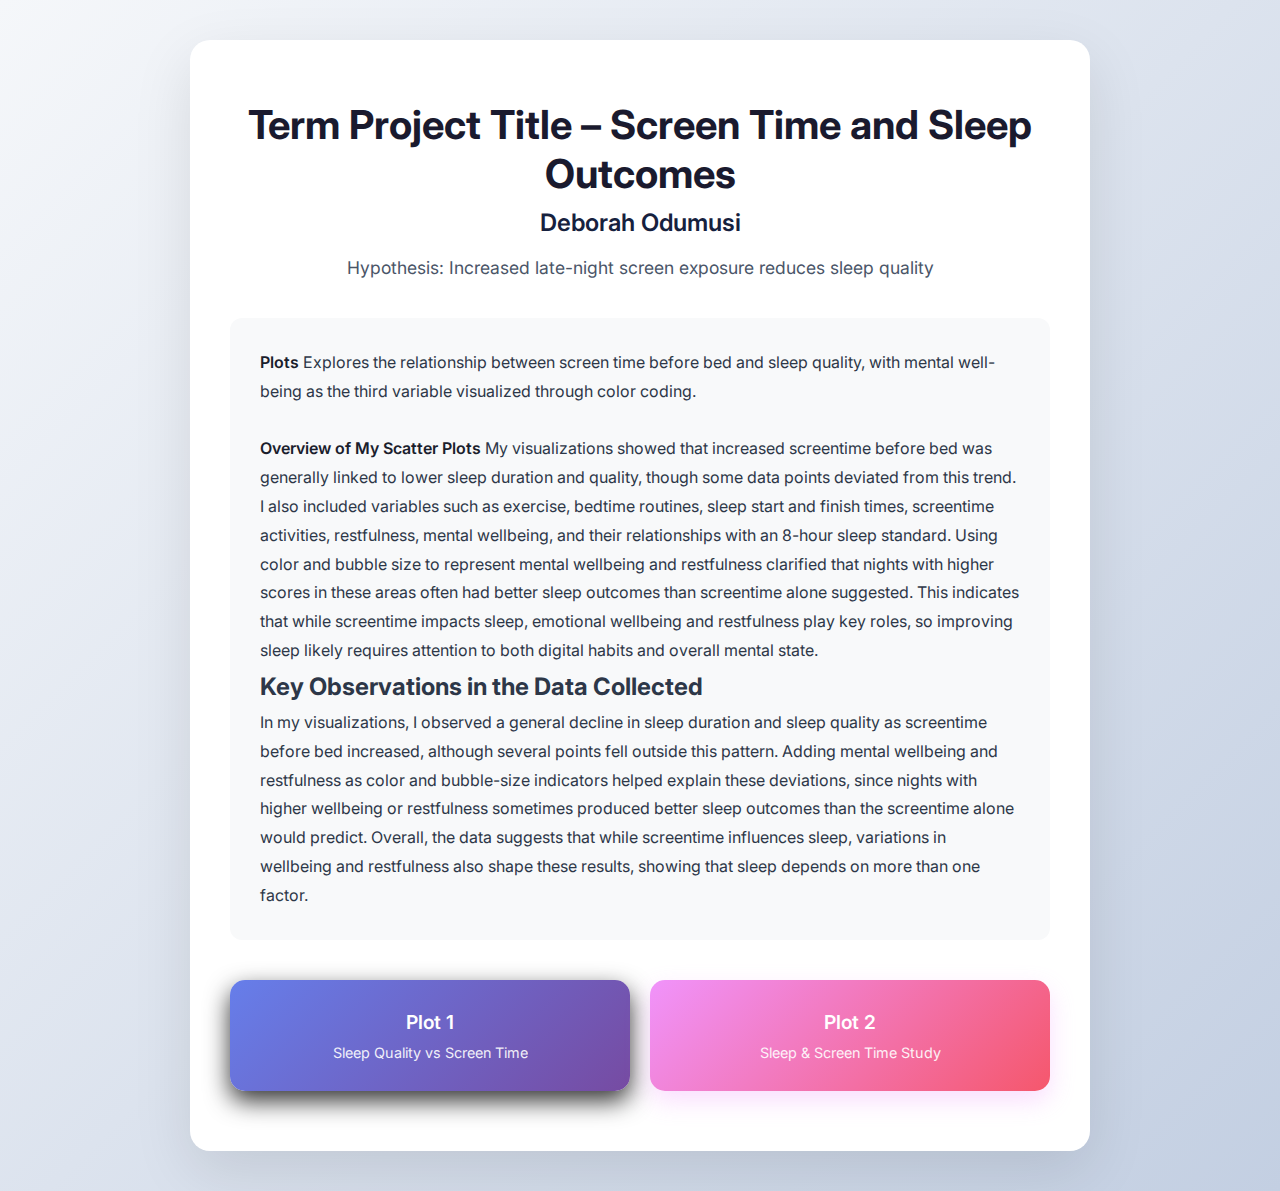
<file: index.html>
<!DOCTYPE html>
<html lang="en">

<head>
    <meta charset="UTF-8">
    <meta name="viewport" content="width=device-width, initial-scale=1.0">
    <title>Term Project - Data Visualizations</title>
    <link href="https://fonts.googleapis.com/css2?family=Inter:wght@400;600;700&display=swap" rel="stylesheet">
    <style>
        * {
            margin: 0;
            padding: 0;
            box-sizing: border-box;
        }

        body {
            font-family: 'Inter', sans-serif;
            background: linear-gradient(135deg, #f5f7fa 0%, #c3cfe2 100%);
            min-height: 100vh;
            display: flex;
            justify-content: center;
            align-items: center;
            padding: 40px 20px;
        }

        .container {
            max-width: 900px;
            width: 100%;
            background: white;
            border-radius: 20px;
            box-shadow: 0 20px 60px rgba(0, 0, 0, 0.1);
            padding: 60px 40px;
            text-align: center;
        }

        h1 {
            font-size: 2.5rem;
            font-weight: 700;
            color: #1a1a2e;
            margin-bottom: 10px;
        }

        .author {
            font-size: 1.5rem;
            font-weight: 600;
            color: #16213e;
            margin-bottom: 20px;
        }

        .welcome {
            font-size: 1.1rem;
            color: #4a5568;
            margin-bottom: 40px;
        }

        .description {
            background: #f8f9fa;
            padding: 30px;
            border-radius: 12px;
            margin-bottom: 40px;
            line-height: 1.8;
            color: #2d3748;
            text-align: left;
        }

        .description strong {
            color: #1a202c;
            font-weight: 600;
        }

        .projects-grid {
            display: grid;
            grid-template-columns: repeat(auto-fit, minmax(300px, 1fr));
            gap: 20px;
            margin-top: 30px;
        }

        .project-card {
            background: linear-gradient(135deg, #667eea 0%, #764ba2 100%);
            padding: 30px;
            border-radius: 15px;
            text-decoration: none;
            color: white;
            font-weight: 600;
            font-size: 1.1rem;
            transition: transform 0.3s ease, box-shadow 0.3s ease;
            box-shadow: 0 10px 25px rgba(0, 0, 0, 0.795);
        }

        .project-card:hover {
            transform: translateY(-5px);
            box-shadow: 0 15px 35px rgba(102, 126, 234, 0.4);
        }

        .project-card.alt {
            background: linear-gradient(135deg, #f093fb 0%, #f5576c 100%);
            box-shadow: 0 10px 25px rgba(240, 147, 251, 0.3);
        }

        .project-card.alt:hover {
            box-shadow: 0 15px 35px rgba(240, 147, 251, 0.4);
        }

        .project-title {
            font-size: 1.2rem;
            margin-bottom: 10px;
        }

        .project-subtitle {
            font-size: 0.9rem;
            opacity: 0.9;
            font-weight: 400;
        }

        footer {
            margin-top: 40px;
            color: #718096;
            font-size: 0.9rem;
        }
    </style>
</head>

<body>
    <div class="container">
        <h1>Term Project Title – Screen Time and Sleep Outcomes</h1>
        <p class="author">Deborah Odumusi</p>
        <p class="welcome">Hypothesis: Increased late-night screen exposure reduces sleep quality</p>

        <div class="description">
            <p>
                <strong>Plots</strong> Explores the relationship between screen time before bed and sleep quality,
                with mental well-being as the third variable visualized through color coding. 
            </p>
            <br>
            <p>
                <strong>Overview of My Scatter Plots</strong> My visualizations showed that increased screentime before bed was generally linked 
        to lower sleep duration and quality, though some data points deviated from this trend. 
        I also included variables such as exercise, bedtime routines, sleep start and finish times, 
        screentime activities, restfulness, mental wellbeing, and their relationships with an 
        8-hour sleep standard. Using color and bubble size to represent mental wellbeing and 
        restfulness clarified that nights with higher scores in these areas often had better 
        sleep outcomes than screentime alone suggested. This indicates that while screentime 
        impacts sleep, emotional wellbeing and restfulness play key roles, so improving sleep 
        likely requires attention to both digital habits and overall mental state.

            </p><h2>Key Observations in the Data Collected</h2>
    <p>
        In my visualizations, I observed a general decline in sleep duration and sleep quality 
        as screentime before bed increased, although several points fell outside this pattern. 
        Adding mental wellbeing and restfulness as color and bubble-size indicators helped explain 
        these deviations, since nights with higher wellbeing or restfulness sometimes produced 
        better sleep outcomes than the screentime alone would predict. Overall, the data suggests 
        that while screentime influences sleep, variations in wellbeing and restfulness also shape 
        these results, showing that sleep depends on more than one factor.
    </p>

        </div>

        <div class="projects-grid">
            <a href="plot1/index.html" class="project-card">
                <div class="project-title">Plot 1</div>
                <div class="project-subtitle">Sleep Quality vs Screen Time </div>
            </a>

            <a href="plot2/index.html" class="project-card alt">
                <div class="project-title">Plot 2</div>
                <div class="project-subtitle"> Sleep & Screen Time Study</div>
            </a>
        </div>
    </div>
</body>

</html>
</file>
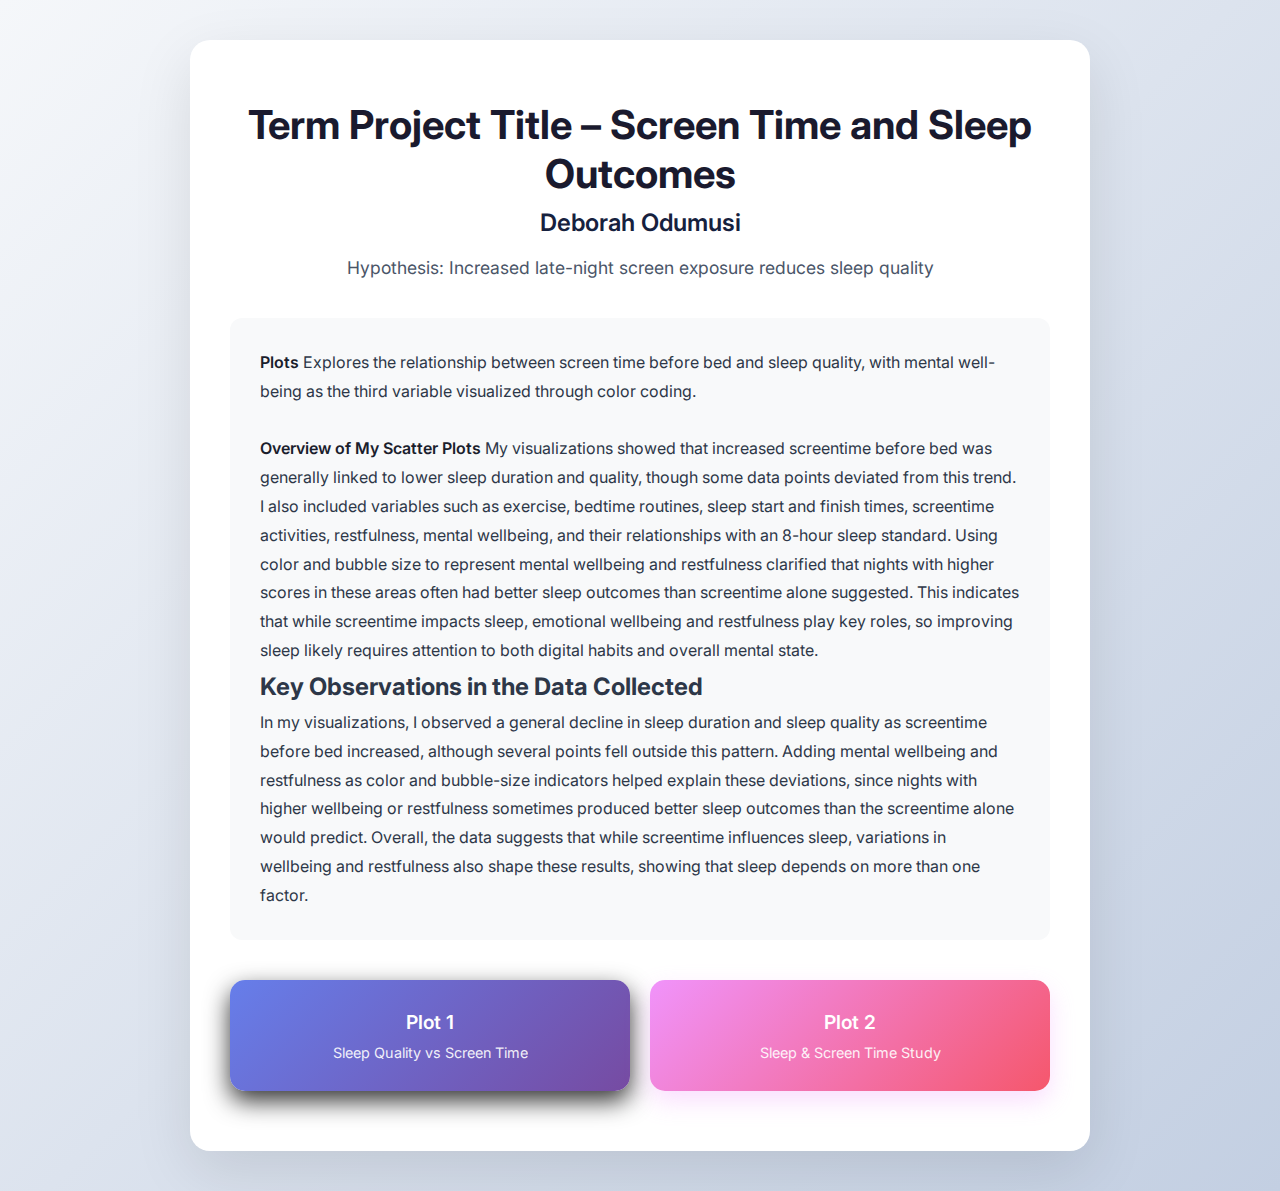
<file: final term project 3/index.html>
<!DOCTYPE html>
<html lang="en">

<head>
    <meta charset="UTF-8">
    <meta name="viewport" content="width=device-width, initial-scale=1.0">
    <title>Term Project - Data Visualizations</title>
    <link href="https://fonts.googleapis.com/css2?family=Inter:wght@400;600;700&display=swap" rel="stylesheet">
    <style>
        * {
            margin: 0;
            padding: 0;
            box-sizing: border-box;
        }

        body {
            font-family: 'Inter', sans-serif;
            background: linear-gradient(135deg, #f5f7fa 0%, #c3cfe2 100%);
            min-height: 100vh;
            display: flex;
            justify-content: center;
            align-items: center;
            padding: 40px 20px;
        }

        .container {
            max-width: 900px;
            width: 100%;
            background: white;
            border-radius: 20px;
            box-shadow: 0 20px 60px rgba(0, 0, 0, 0.1);
            padding: 60px 40px;
            text-align: center;
        }

        h1 {
            font-size: 2.5rem;
            font-weight: 700;
            color: #1a1a2e;
            margin-bottom: 10px;
        }

        .author {
            font-size: 1.5rem;
            font-weight: 600;
            color: #16213e;
            margin-bottom: 20px;
        }

        .welcome {
            font-size: 1.1rem;
            color: #4a5568;
            margin-bottom: 40px;
        }

        .description {
            background: #f8f9fa;
            padding: 30px;
            border-radius: 12px;
            margin-bottom: 40px;
            line-height: 1.8;
            color: #2d3748;
            text-align: left;
        }

        .description strong {
            color: #1a202c;
            font-weight: 600;
        }

        .projects-grid {
            display: grid;
            grid-template-columns: repeat(auto-fit, minmax(300px, 1fr));
            gap: 20px;
            margin-top: 30px;
        }

        .project-card {
            background: linear-gradient(135deg, #667eea 0%, #764ba2 100%);
            padding: 30px;
            border-radius: 15px;
            text-decoration: none;
            color: white;
            font-weight: 600;
            font-size: 1.1rem;
            transition: transform 0.3s ease, box-shadow 0.3s ease;
            box-shadow: 0 10px 25px rgba(0, 0, 0, 0.795);
        }

        .project-card:hover {
            transform: translateY(-5px);
            box-shadow: 0 15px 35px rgba(102, 126, 234, 0.4);
        }

        .project-card.alt {
            background: linear-gradient(135deg, #f093fb 0%, #f5576c 100%);
            box-shadow: 0 10px 25px rgba(240, 147, 251, 0.3);
        }

        .project-card.alt:hover {
            box-shadow: 0 15px 35px rgba(240, 147, 251, 0.4);
        }

        .project-title {
            font-size: 1.2rem;
            margin-bottom: 10px;
        }

        .project-subtitle {
            font-size: 0.9rem;
            opacity: 0.9;
            font-weight: 400;
        }

        footer {
            margin-top: 40px;
            color: #718096;
            font-size: 0.9rem;
        }
    </style>
</head>

<body>
    <div class="container">
        <h1>Term Project Title – Screen Time and Sleep Outcomes</h1>
        <p class="author">Deborah Odumusi</p>
        <p class="welcome">Hypothesis: Increased late-night screen exposure reduces sleep quality</p>

        <div class="description">
            <p>
                <strong>Plots</strong> Explores the relationship between screen time before bed and sleep quality,
                with mental well-being as the third variable visualized through color coding. 
            </p>
            <br>
            <p>
                <strong>Overview of My Scatter Plots</strong> My visualizations showed that increased screentime before bed was generally linked 
        to lower sleep duration and quality, though some data points deviated from this trend. 
        I also included variables such as exercise, bedtime routines, sleep start and finish times, 
        screentime activities, restfulness, mental wellbeing, and their relationships with an 
        8-hour sleep standard. Using color and bubble size to represent mental wellbeing and 
        restfulness clarified that nights with higher scores in these areas often had better 
        sleep outcomes than screentime alone suggested. This indicates that while screentime 
        impacts sleep, emotional wellbeing and restfulness play key roles, so improving sleep 
        likely requires attention to both digital habits and overall mental state.

            </p><h2>Key Observations in the Data Collected</h2>
    <p>
        In my visualizations, I observed a general decline in sleep duration and sleep quality 
        as screentime before bed increased, although several points fell outside this pattern. 
        Adding mental wellbeing and restfulness as color and bubble-size indicators helped explain 
        these deviations, since nights with higher wellbeing or restfulness sometimes produced 
        better sleep outcomes than the screentime alone would predict. Overall, the data suggests 
        that while screentime influences sleep, variations in wellbeing and restfulness also shape 
        these results, showing that sleep depends on more than one factor.
    </p>

        </div>

        <div class="projects-grid">
            <a href="final term project2/index.html" class="project-card">
                <div class="project-title">Plot 1</div>
                <div class="project-subtitle">Sleep Quality vs Screen Time </div>
            </a>

            <a href="Impact of Late-Night Screen Time on Sleep Quality/index.html" class="project-card alt">
                <div class="project-title">Plot 2</div>
                <div class="project-subtitle"> Sleep & Screen Time Study</div>
            </a>
        </div>
    </div>
</body>

</html>
</file>
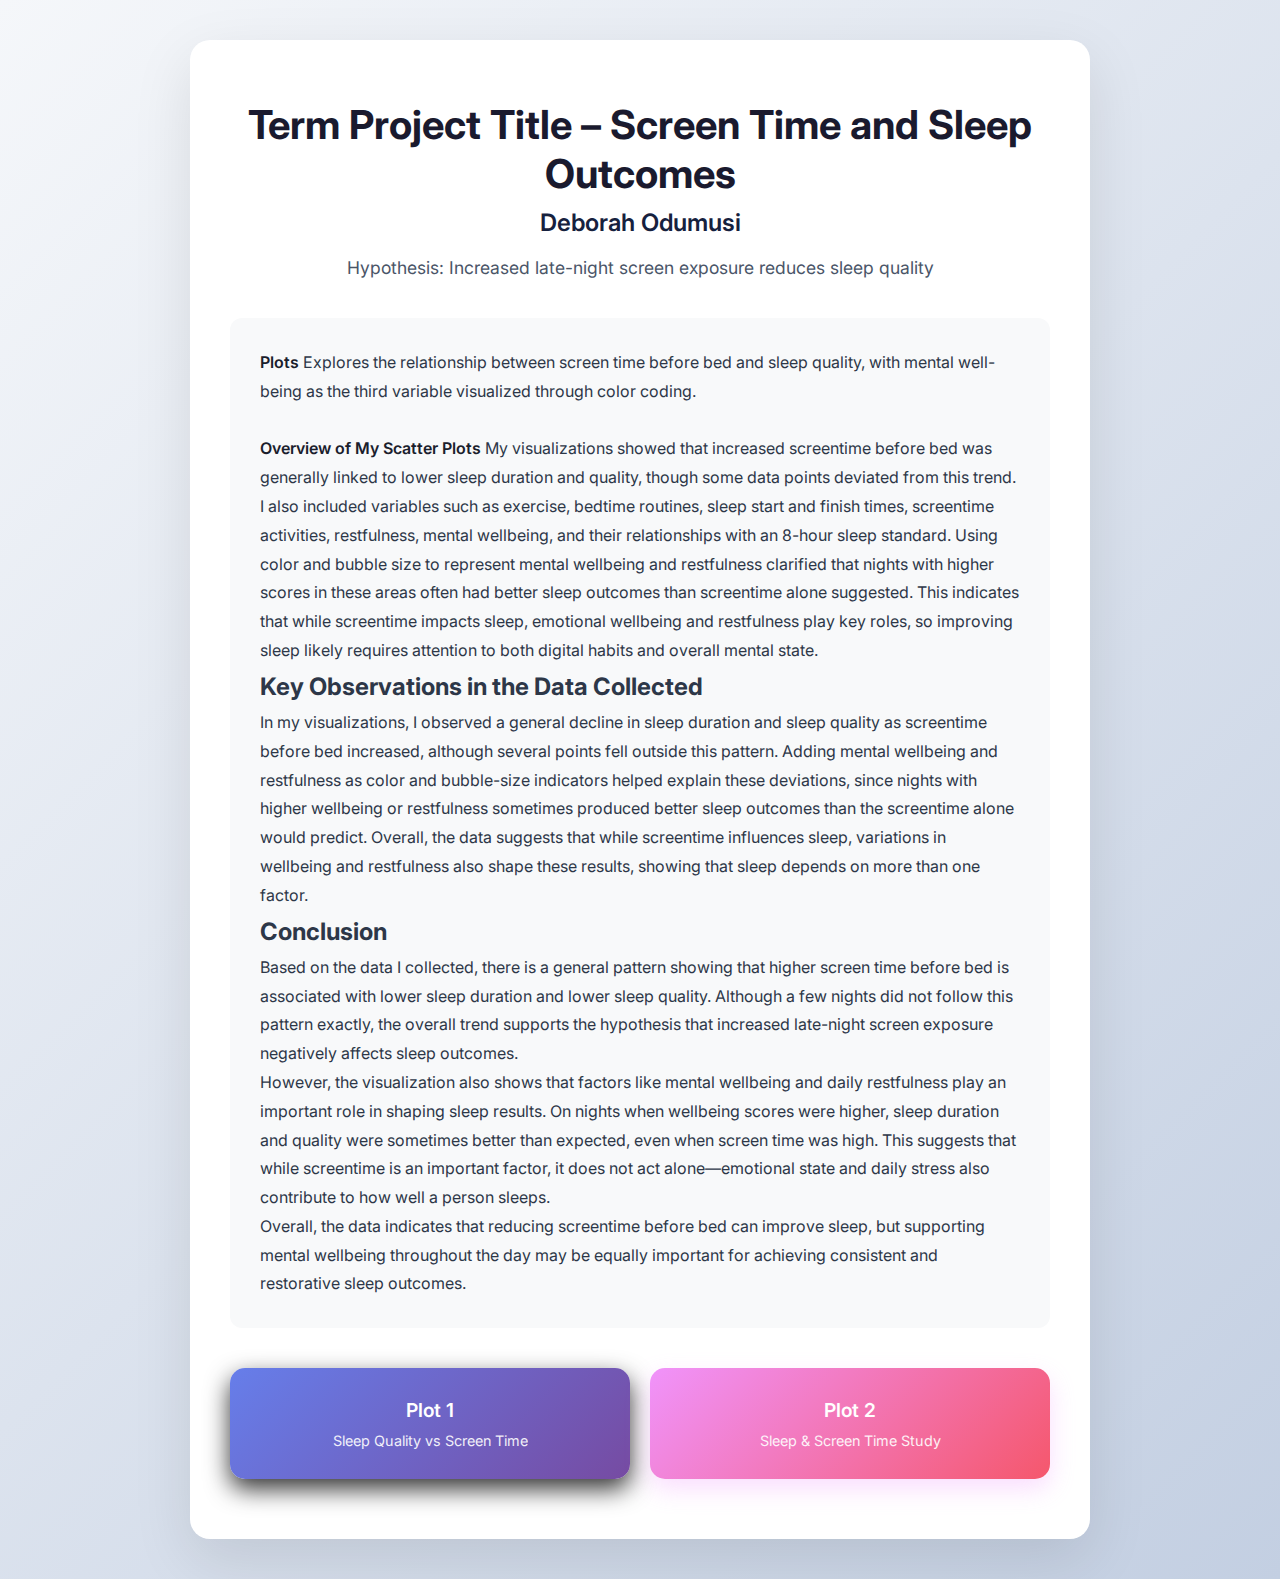
<file: final/index.html>
<!DOCTYPE html>
<html lang="en">

<head>
    <meta charset="UTF-8">
    <meta name="viewport" content="width=device-width, initial-scale=1.0">
    <title>Term Project - Data Visualizations</title>
    <link href="https://fonts.googleapis.com/css2?family=Inter:wght@400;600;700&display=swap" rel="stylesheet">
    <style>
        * {
            margin: 0;
            padding: 0;
            box-sizing: border-box;
        }

        body {
            font-family: 'Inter', sans-serif;
            background: linear-gradient(135deg, #f5f7fa 0%, #c3cfe2 100%);
            min-height: 100vh;
            display: flex;
            justify-content: center;
            align-items: center;
            padding: 40px 20px;
        }

        .container {
            max-width: 900px;
            width: 100%;
            background: white;
            border-radius: 20px;
            box-shadow: 0 20px 60px rgba(0, 0, 0, 0.1);
            padding: 60px 40px;
            text-align: center;
        }

        h1 {
            font-size: 2.5rem;
            font-weight: 700;
            color: #1a1a2e;
            margin-bottom: 10px;
        }

        .author {
            font-size: 1.5rem;
            font-weight: 600;
            color: #16213e;
            margin-bottom: 20px;
        }

        .welcome {
            font-size: 1.1rem;
            color: #4a5568;
            margin-bottom: 40px;
        }

        .description {
            background: #f8f9fa;
            padding: 30px;
            border-radius: 12px;
            margin-bottom: 40px;
            line-height: 1.8;
            color: #2d3748;
            text-align: left;
        }

        .description strong {
            color: #1a202c;
            font-weight: 600;
        }

        .projects-grid {
            display: grid;
            grid-template-columns: repeat(auto-fit, minmax(300px, 1fr));
            gap: 20px;
            margin-top: 30px;
        }

        .project-card {
            background: linear-gradient(135deg, #667eea 0%, #764ba2 100%);
            padding: 30px;
            border-radius: 15px;
            text-decoration: none;
            color: white;
            font-weight: 600;
            font-size: 1.1rem;
            transition: transform 0.3s ease, box-shadow 0.3s ease;
            box-shadow: 0 10px 25px rgba(0, 0, 0, 0.795);
        }

        .project-card:hover {
            transform: translateY(-5px);
            box-shadow: 0 15px 35px rgba(102, 126, 234, 0.4);
        }

        .project-card.alt {
            background: linear-gradient(135deg, #f093fb 0%, #f5576c 100%);
            box-shadow: 0 10px 25px rgba(240, 147, 251, 0.3);
        }

        .project-card.alt:hover {
            box-shadow: 0 15px 35px rgba(240, 147, 251, 0.4);
        }

        .project-title {
            font-size: 1.2rem;
            margin-bottom: 10px;
        }

        .project-subtitle {
            font-size: 0.9rem;
            opacity: 0.9;
            font-weight: 400;
        }

        footer {
            margin-top: 40px;
            color: #718096;
            font-size: 0.9rem;
        }
    </style>
</head>

<body>
    <div class="container">
        <h1>Term Project Title – Screen Time and Sleep Outcomes</h1>
        <p class="author">Deborah Odumusi</p>
        <p class="welcome">Hypothesis: Increased late-night screen exposure reduces sleep quality</p>

        <div class="description">
            <p>
                <strong>Plots</strong> Explores the relationship between screen time before bed and sleep quality,
                with mental well-being as the third variable visualized through color coding. 
            </p>
            <br>
            <p>
                <strong>Overview of My Scatter Plots</strong> My visualizations showed that increased screentime before bed was generally linked 
        to lower sleep duration and quality, though some data points deviated from this trend. 
        I also included variables such as exercise, bedtime routines, sleep start and finish times, 
        screentime activities, restfulness, mental wellbeing, and their relationships with an 
        8-hour sleep standard. Using color and bubble size to represent mental wellbeing and 
        restfulness clarified that nights with higher scores in these areas often had better 
        sleep outcomes than screentime alone suggested. This indicates that while screentime 
        impacts sleep, emotional wellbeing and restfulness play key roles, so improving sleep 
        likely requires attention to both digital habits and overall mental state.

            </p><h2>Key Observations in the Data Collected</h2>
    <p>
        In my visualizations, I observed a general decline in sleep duration and sleep quality 
        as screentime before bed increased, although several points fell outside this pattern. 
        Adding mental wellbeing and restfulness as color and bubble-size indicators helped explain 
        these deviations, since nights with higher wellbeing or restfulness sometimes produced 
        better sleep outcomes than the screentime alone would predict. Overall, the data suggests 
        that while screentime influences sleep, variations in wellbeing and restfulness also shape 
        these results, showing that sleep depends on more than one factor.
    </p>

    <section>
              <h2>Conclusion</h2>
    <p>
        Based on the data I collected, there is a general pattern showing that higher screen time before bed 
        is associated with lower sleep duration and lower sleep quality. Although a few nights did not follow 
        this pattern exactly, the overall trend supports the hypothesis that increased late-night screen 
        exposure negatively affects sleep outcomes.
    </p>
    <p>
        However, the visualization also shows that factors like mental wellbeing and daily restfulness play an
        important role in shaping sleep results. On nights when wellbeing scores were higher, sleep duration 
        and quality were sometimes better than expected, even when screen time was high. This suggests that 
        while screentime is an important factor, it does not act alone—emotional state and daily stress also 
        contribute to how well a person sleeps.
    </p>
    <p>
        Overall, the data indicates that reducing screentime before bed can improve sleep, but supporting 
        mental wellbeing throughout the day may be equally important for achieving consistent and restorative 
        sleep outcomes.
    </p>
</section>

        </div>

        <div class="projects-grid">
            <a href="project1/index.html" class="project-card">
                <div class="project-title">Plot 1</div>
                <div class="project-subtitle">Sleep Quality vs Screen Time </div>
            </a>

            <a href="project2/index.html" class="project-card alt">
                <div class="project-title">Plot 2</div>
                <div class="project-subtitle"> Sleep & Screen Time Study</div>
            </a>
        </div>
    </div>
</body>

</html>
</file>
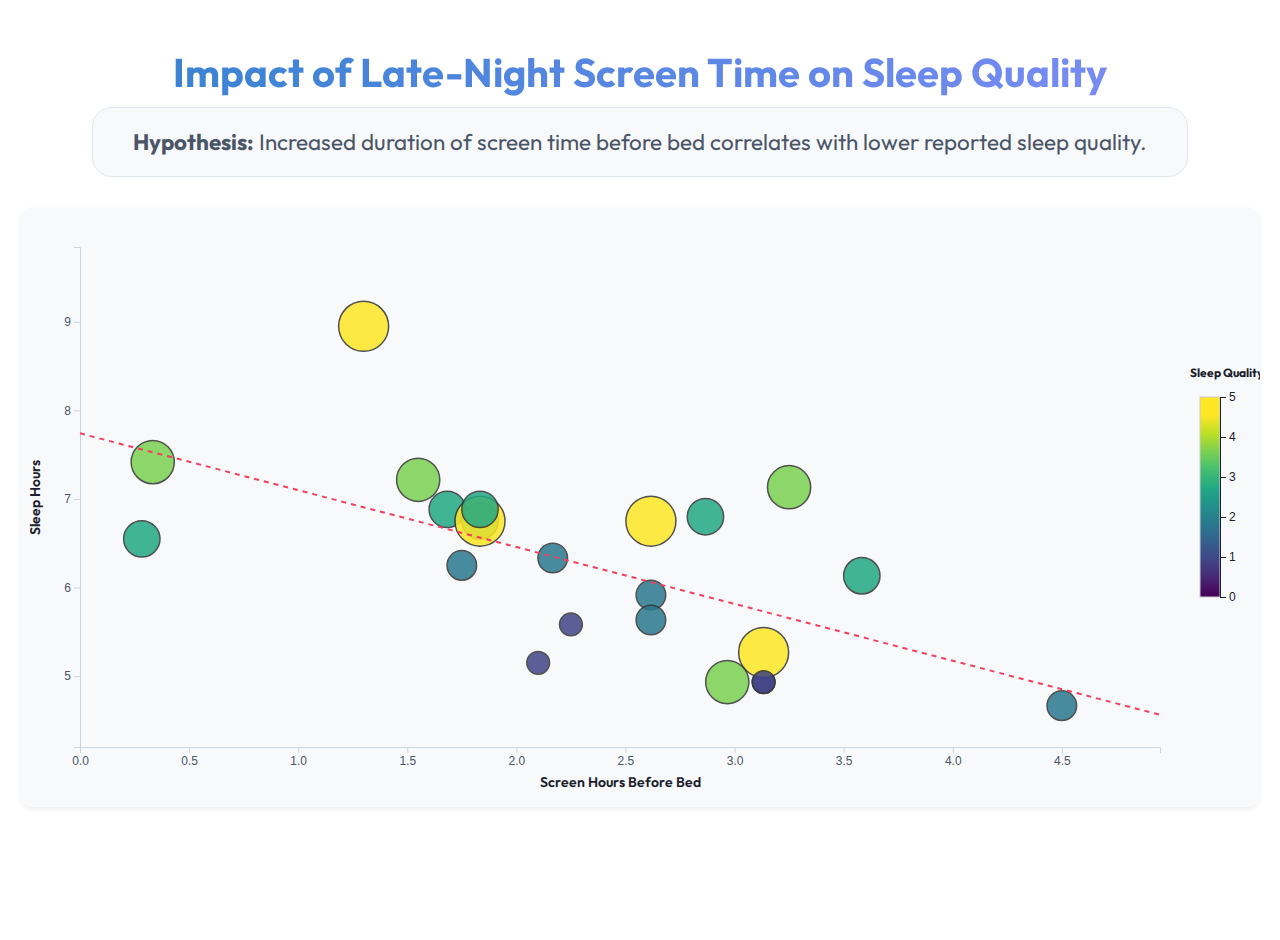
<file: Impact of Late-Night Screen Time on Sleep Quality/index.html>
<!DOCTYPE html>
<html lang="en">

<head>
    <meta charset="UTF-8">
    <meta name="viewport" content="width=device-width, initial-scale=1.0">
    <title>Screen Time vs Sleep Quality</title>
    <!-- Linking my custom styles -->
    <link rel="stylesheet" href="style.css">

    <!-- Import D3.js Library (Local file) -->
    <script src="d3.min.js"></script>

    <!-- Google Fonts for a premium look -->
    <link href="https://fonts.googleapis.com/css2?family=Outfit:wght@300;400;600&display=swap" rel="stylesheet">
</head>

<body>

    <!-- Main Container: Constrained to 1600px width as per assignment -->
    <div class="container">

        <!-- Header Section: Title and Hypothesis -->
        <header>
            <h1>Impact of Late-Night Screen Time on Sleep Quality</h1>
            <div class="hypothesis-box">
                <strong>Hypothesis:</strong> Increased duration of screen time before bed correlates with lower reported
                sleep quality.
            </div>
        </header>

        <!-- Visualization Section: This is where D3 will draw the chart -->
        <div id="visualization-container">
            <!-- D3 Chart will be appended here by script.js -->
        </div>
    </div>

    <!-- Linking the main logic script -->
    <script src="script.js"></script>
</body>

</html>
</file>
<file: Impact of Late-Night Screen Time on Sleep Quality/style.css>
/* =========================================
   Term Project Styles
   Theme: Clean Light Health/Sleep Aesthetic
   ========================================= */

:root {
    /* Defining my color palette here for easy changes */
    --bg-color: #ffffff;
    /* White background */
    --card-bg: #f8f9fa;
    /* Light grey for cards */
    --text-primary: #1a202c;
    /* Dark text */
    --text-secondary: #4a5568;
    /* Grey text for descriptions */
    --accent-color: #3182ce;
    /* Blue for highlights */
    --danger-color: #f43f5e;
    --success-color: #22c55e;
    --warning-color: #fbbf24;
}

body {
    font-family: 'Outfit', sans-serif;
    /* Using a modern, clean font */
    background-color: var(--bg-color);
    color: var(--text-primary);
    margin: 0;
    padding: 20px;
    display: flex;
    justify-content: center;
    /* Centers the main container */
    min-height: 100vh;
}

/* Main Container - Fixed size as per assignment requirements */
.container {
    width: 1600px;
    /* Required width */
    max-width: 100%;
    background-color: var(--bg-color);
}

header {
    text-align: center;
    margin-bottom: 30px;
}

h1 {
    font-size: 2.5rem;
    margin-bottom: 10px;
    /* Adding a cool gradient effect to the title */
    background: linear-gradient(to right, var(--accent-color), #818cf8);
    -webkit-background-clip: text;
    -webkit-text-fill-color: transparent;
}

.hypothesis-box {
    background-color: var(--card-bg);
    display: inline-block;
    padding: 20px 40px;
    border-radius: 20px;
    border: 1px solid #e2e8f0;
    color: var(--text-secondary);
    font-size: 1.4rem;
}

/* The Chart Area */
#visualization-container {
    width: 100%;
    height: 600px;
    /* Taking up about 60% of the 1000px height budget */
    background-color: var(--card-bg);
    border-radius: 12px;
    box-shadow: 0 4px 6px -1px rgba(0, 0, 0, 0.05), 0 2px 4px -1px rgba(0, 0, 0, 0.03);
    margin-bottom: 30px;
    position: relative;
    overflow: hidden;
}

/* Analysis Section - Grid Layout */
.analysis {
    display: grid;
    grid-template-columns: 1fr 1fr;
    /* Two equal columns */
    gap: 30px;
    height: 250px;
    /* Remaining height budget */
}

.analysis-card {
    background-color: var(--card-bg);
    padding: 25px;
    border-radius: 12px;
    border: 1px solid #e2e8f0;
}

.analysis-card h2 {
    color: var(--accent-color);
    margin-top: 0;
    font-size: 1.5rem;
    margin-bottom: 15px;
}

.analysis-card p {
    color: var(--text-secondary);
    line-height: 1.6;
    font-size: 1.05rem;
}

/* D3 Tooltip Styles */
.tooltip {
    position: absolute;
    text-align: left;
    padding: 10px;
    font-size: 14px;
    background: rgba(255, 255, 255, 0.98);
    /* White background */
    color: #1a202c;
    border: 1px solid #e2e8f0;
    border-radius: 8px;
    pointer-events: none;
    /* Mouse ignores it so it doesn't flicker */
    opacity: 0;
    transition: opacity 0.2s;
    box-shadow: 0 10px 15px -3px rgba(0, 0, 0, 0.15);
    z-index: 10;
}

/* Axis Styles for D3 */
.axis text {
    fill: var(--text-secondary);
    font-size: 12px;
}

.axis path,
.axis line {
    stroke: #cbd5e0;
}

.axis-label {
    fill: var(--text-primary);
    font-size: 14px;
    font-weight: 600;
}

/* Legend Styles */
.legend-item {
    cursor: pointer;
    transition: opacity 0.2s;
}

.legend-item:hover {
    opacity: 0.8;
}
</file>
